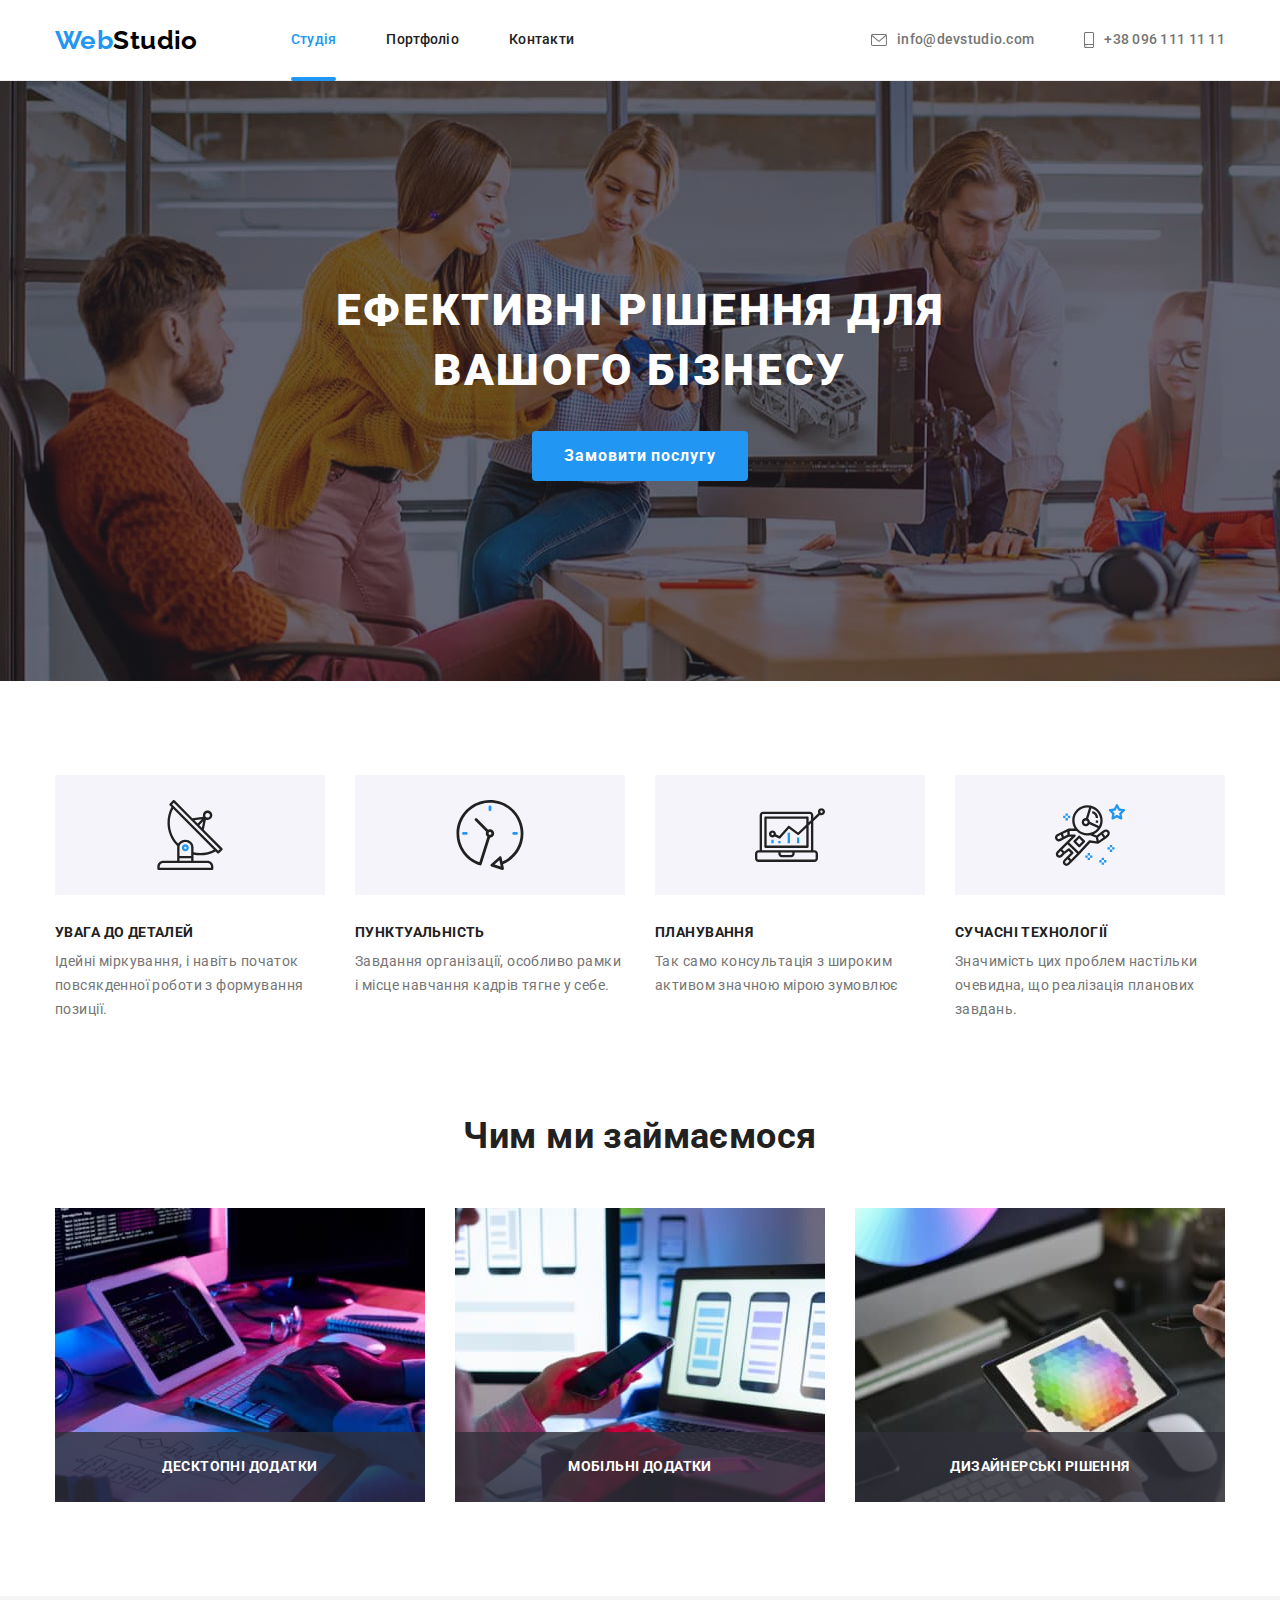
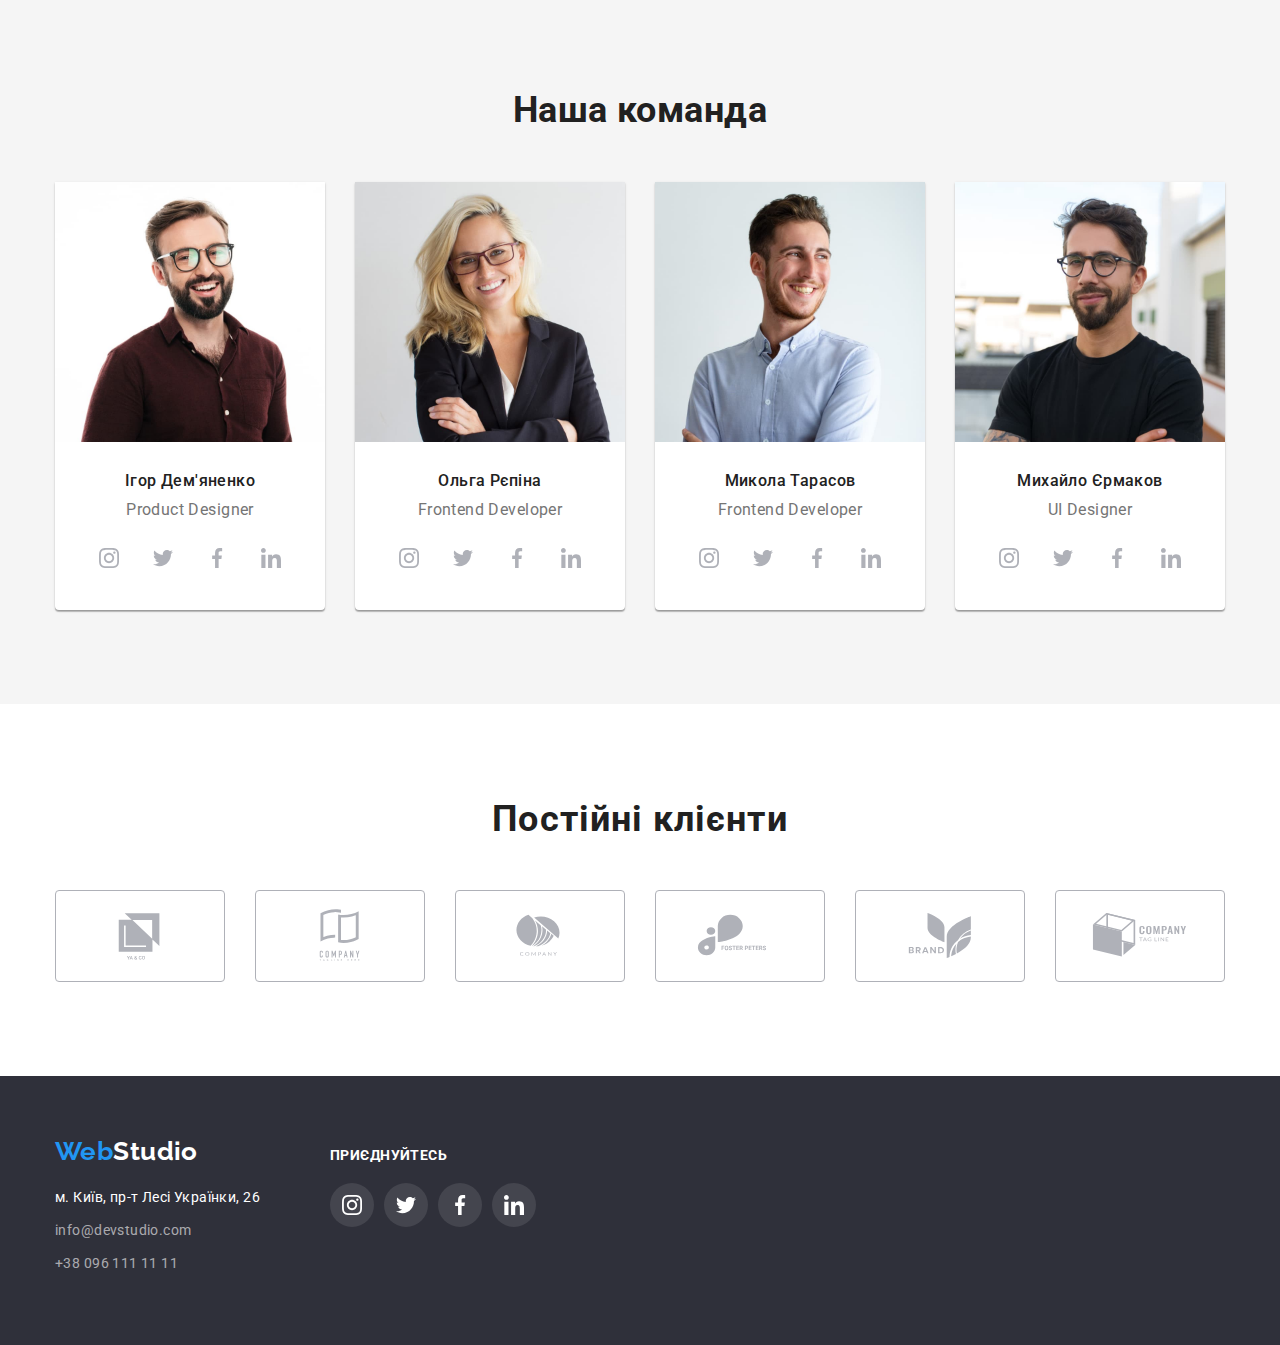
<file: index.html>
<!DOCTYPE html>
<html lang="uk">
  <head>
    <meta charset="UTF-8" />
    <meta http-equiv="X-UA-Compatible" content="IE=edge" />
    <meta name="viewport" content="width=device-width, initial-scale=1.0" />
    <title>Document</title>
    <link rel="preconnect" href="https://fonts.googleapis.com" />
    <link rel="preconnect" href="https://fonts.gstatic.com" crossorigin />
    <link
      href="https://fonts.googleapis.com/css2?family=Raleway:wght@700&family=Roboto:wght@400;500;700;900&display=swap"
      rel="stylesheet"
    />
    <link
      rel="stylesheet"
      href="https://cdn.jsdelivr.net/npm/modern-normalize@1.1.0/modern-normalize.min.css"
    />
    <link rel="stylesheet" href="./css/styles.css" />
  </head>
  <!-- Шапка-->
  <body>
    <header class="page-header">
      <div class="container page-header-container">
        <nav class="page-navigation">
          <a class="logo link" href=""><span class="accent">Web</span>Studio </a>
          <ul class="menu list">
            <li class="menu-item">
              <a href="#" class="menu-link current link">Студія</a>
            </li>
            <li class="menu-item">
              <a href="./portfolio.html" class="menu-link link">Портфоліо</a>
            </li>
            <li class="menu-item">
              <a href="#" class="menu-link link">Контакти</a>
            </li>
          </ul>
        </nav>
        <ul class="contact list">
          <li class="menu-item">
            <a class="contact-mail link" href="mailto:info@devstudio.com">
              <svg class="icon-envelope">
                <use href="./images/sprite.svg#icon-envelope"></use>
              </svg>
              info@devstudio.com</a
            >
          </li>
          <li class="menu-item">
            <a class="contact-phone-number link" href="tel:+380961111111">
              <svg class="smartphone">
                <use href="./images/sprite.svg#icon-smartphone"></use>
              </svg>

              +38 096 111 11 11</a
            >
          </li>
        </ul>
      </div>
    </header>

    <!-- Hero -->
    <main>
      <section class="hero">
        <h1 class="hero-title">Ефективні рішення для вашого бізнесу</h1>
        <button type="button" class="button" data-modal-open>Замовити послугу</button>
      </section>

      <!-- Особливості -->

      <section class="section">
        <div class="container page-header-container">
          <h2 class="section-title visually-hidden">Наші переваги</h2>
          <ul class="benefit-list list">
            <li class="elements">
              <div class="antenna-box">
                <svg class="antenna-icon"><use href="./images/sprite.svg#icon-antenna"></use></svg>
              </div>
              <h3 class="title">УВАГА ДО ДЕТАЛЕЙ</h3>
              <p class="text">
                Ідейні міркування, і навіть початок повсякденної роботи з формування позиції.
              </p>
            </li>
            <li class="elements">
              <div class="antenna-box">
                <svg class="antenna-icon"><use href="./images/sprite.svg#icon-clock"></use></svg>
              </div>
              <h3 class="title">ПУНКТУАЛЬНІСТЬ</h3>
              <p class="text">
                Завдання організації, особливо рамки і місце навчання кадрів тягне у себе.
              </p>
            </li>

            <li class="elements">
              <div class="antenna-box">
                <svg class="antenna-icon"><use href="./images/sprite.svg#icon-diagram"></use></svg>
              </div>

              <h3 class="title">ПЛАНУВАННЯ</h3>
              <p class="text">Так само консультація з широким активом значною мірою зумовлює</p>
            </li>

            <li class="elements">
              <div class="antenna-box">
                <svg class="antenna-icon">
                  <use href="./images/sprite.svg#icon-astronaut"></use>
                </svg>
              </div>
              <h3 class="title">СУЧАСНІ ТЕХНОЛОГІЇ</h3>
              <p class="text">
                Значимість цих проблем настільки очевидна, що реалізація планових завдань.
              </p>
            </li>
          </ul>
        </div>
      </section>

      <!-- Чим ми займаємося -->

      <section class="section-title-page">
        <div class="container page-header-containe">
          <h2 class="section-title">Чим ми займаємося</h2>
          <ul class="foto-item list">
            <li class="foto-elements">
              <div class="foto-img">
                <img src="./images/box1(2).jpg" alt="Людина працює за комп'ютером" width="370" />
                <p class="overley-img">Десктопні додатки</p>
              </div>
            </li>
            <li>
              <div class="foto-img">
                <img
                  src="./images/box2.jpg"
                  alt="Людина працює за комп'ютером і телефоном"
                  width="370"
                />
                <p class="overley-img">Мобільні додатки</p>
              </div>
            </li>
            <li>
              <div class="foto-img">
                <img src="./images/box3.jpg" alt="Людина працює за планшетом" width="370" />
                <p class="overley-img">Дизайнерські рішення</p>
              </div>
            </li>
          </ul>
        </div>
      </section>

      <!-- Наша команда -->

      <section class="section team">
        <div class="container page-header-containe">
          <h2 class="section-title">Наша команда</h2>
          <ul class="team-list list">
            <li class="imagene-fone">
              <img src="./images/img.jpg" alt="Усміхнений хлопець в окулярах" width="270" />
              <div class="teamlist">
                <h3 class="title-page">Ігор Дем'яненко</h3>
                <p class="text-page">Product Designer</p>
                <ul class="social-list list">
                  <li class="social-list-item">
                    <a href="" class="social-list-link">
                      <svg class="social-list-icon">
                        <use href="./images/sprite.svg#icon-instagram"></use>
                      </svg>
                    </a>
                  </li>

                  <li class="social-list-item">
                    <a href="" class="social-list-link">
                      <svg class="social-list-icon">
                        <use href="./images/sprite.svg#icon-twitter"></use>
                      </svg>
                    </a>
                  </li>

                  <li class="social-list-item">
                    <a href="" class="social-list-link">
                      <svg class="social-list-icon">
                        <use href="./images/sprite.svg#icon-facebook"></use>
                      </svg>
                    </a>
                  </li>

                  <li class="social-list-item">
                    <a href="" class="social-list-link">
                      <svg class="social-list-icon">
                        <use href="./images/sprite.svg#icon-linkedin"></use>
                      </svg>
                    </a>
                  </li>
                </ul>
              </div>
            </li>

            <li class="imagene-fone">
              <img src="./images/img1.jpg" alt="Усміхнена дівчина в окулярах" width="270" />
              <div class="teamlist">
                <h3 class="title-page">Ольга Рєпіна</h3>
                <p class="text-page">Frontend Developer</p>

                <ul class="social-list list">
                  <li class="social-list-item">
                    <a href="" class="social-list-link">
                      <svg class="social-list-icon">
                        <use href="./images/sprite.svg#icon-instagram"></use>
                      </svg>
                    </a>
                  </li>

                  <li class="social-list-item">
                    <a href="" class="social-list-link">
                      <svg class="social-list-icon">
                        <use href="./images/sprite.svg#icon-twitter"></use>
                      </svg>
                    </a>
                  </li>

                  <li class="social-list-item">
                    <a href="" class="social-list-link">
                      <svg class="social-list-icon">
                        <use href="./images/sprite.svg#icon-facebook"></use>
                      </svg>
                    </a>
                  </li>

                  <li class="social-list-item">
                    <a href="" class="social-list-link">
                      <svg class="social-list-icon">
                        <use href="./images/sprite.svg#icon-linkedin"></use>
                      </svg>
                    </a>
                  </li>
                </ul>
              </div>
            </li>

            <li class="imagene-fone">
              <img src="./images/img2.jpg" alt="Усміхнений хлопець" width="270" />
              <div class="teamlist">
                <h3 class="title-page">Микола Тарасов</h3>
                <p class="text-page">Frontend Developer</p>
                <ul class="social-list list">
                  <li class="social-list-item">
                    <a href="" class="social-list-link">
                      <svg class="social-list-icon">
                        <use href="./images/sprite.svg#icon-instagram"></use>
                      </svg>
                    </a>
                  </li>

                  <li class="social-list-item">
                    <a href="" class="social-list-link">
                      <svg class="social-list-icon">
                        <use href="./images/sprite.svg#icon-twitter"></use>
                      </svg>
                    </a>
                  </li>

                  <li class="social-list-item">
                    <a href="" class="social-list-link">
                      <svg class="social-list-icon">
                        <use href="./images/sprite.svg#icon-facebook"></use>
                      </svg>
                    </a>
                  </li>

                  <li class="social-list-item">
                    <a href="" class="social-list-link">
                      <svg class="social-list-icon">
                        <use href="./images/sprite.svg#icon-linkedin"></use>
                      </svg>
                    </a>
                  </li>
                </ul>
              </div>
            </li>

            <li class="imagene-fone">
              <img src="./images/img3.jpg" alt="Усміхнений хлопець в окулярах" width="270" />
              <div class="teamlist">
                <h3 class="title-page">Михайло Єрмаков</h3>
                <p class="text-page">UI Designer</p>
                <ul class="social-list list">
                  <li class="social-list-item">
                    <a href="" class="social-list-link">
                      <svg class="social-list-icon">
                        <use href="./images/sprite.svg#icon-instagram"></use>
                      </svg>
                    </a>
                  </li>

                  <li class="social-list-item">
                    <a href="" class="social-list-link">
                      <svg class="social-list-icon">
                        <use href="./images/sprite.svg#icon-twitter"></use>
                      </svg>
                    </a>
                  </li>

                  <li class="social-list-item">
                    <a href="" class="social-list-link">
                      <svg class="social-list-icon">
                        <use href="./images/sprite.svg#icon-facebook"></use>
                      </svg>
                    </a>
                  </li>

                  <li class="social-list-item">
                    <a href="" class="social-list-link">
                      <svg class="social-list-icon">
                        <use href="./images/sprite.svg#icon-linkedin"></use>
                      </svg>
                    </a>
                  </li>
                </ul>
              </div>
            </li>
          </ul>
        </div>
      </section>
    </main>

    <!-- Постійні клієнти -->
    <section class="section">
      <div class="container">
        <h2 class="clients">Постійні клієнти</h2>
        <ul class="client">
          <li class="list">
            <a class="client-frame link" href="#">
              <svg class="logo-client">
                <use href="./images/sprite.svg#icon-Logo"></use>
              </svg>
            </a>
          </li>

          <li class="list">
            <a class="client-frame link" href="#">
              <svg class="logo-client">
                <use href="./images/sprite.svg#icon-Logo-1"></use>
              </svg>
            </a>
          </li>

          <li class="list">
            <a class="client-frame link" href="#">
              <svg class="logo-client">
                <use href="./images/sprite.svg#icon-Logo-2"></use>
              </svg>
            </a>
          </li>

          <li class="list">
            <a class="client-frame link" href="#">
              <svg class="logo-client">
                <use href="./images/sprite.svg#icon-Logo-3"></use>
              </svg>
            </a>
          </li>
          <li class="list">
            <a class="client-frame link" href="#">
              <svg class="logo-client">
                <use href="./images/sprite.svg#icon-Logo-4"></use>
              </svg>
            </a>
          </li>
          <li class="list">
            <a class="client-frame link" href="#">
              <svg class="logo-client">
                <use href="./images/sprite.svg#icon-Logo-5"></use>
              </svg>
            </a>
          </li>
        </ul>
      </div>
    </section>

    <!-- Footer -->

    <footer class="page-footer">
      <div class="container social-page">
        <div class="social-footer">
          <a class="logo-footer link" href=""><span class="accent">Web</span>Studio </a>
          <address class="adrees-page">
            <ul class="list">
              <li class="page-contact">
                <a
                  class="adrees-footer link"
                  href="https://goo.gl/maps/CPtrU1FHBa2aNyZL9"
                  target="_blank"
                  rel="noopener noreferrer nofollow"
                  >м. Київ, пр-т Лесі Українки, 26</a
                >
              </li>

              <li class="page-contact">
                <a class="contact-footer link" href="mailto:info@devstudio.com"
                  >info@devstudio.com</a
                >
              </li>

              <li class="page-contact">
                <a class="contact-footer link" href="tel:+380961111111">+38 096 111 11 11</a>
              </li>
            </ul>
          </address>
        </div>

        <!-- ПРИЄДНУЙТЕСЬ-->

        <div class="social-list-page">
          <b class="titlepage">ПРИЄДНУЙТЕСЬ</b>
          <ul class="social-list-focus list">
            <li class="social-list-item">
              <a href="" class="social-list-adress">
                <svg class="social-list-icons">
                  <use href="./images/sprite.svg#icon-instagram"></use>
                </svg>
              </a>
            </li>

            <li class="social-list-item">
              <a href="" class="social-list-adress">
                <svg class="social-list-icons">
                  <use href="./images/sprite.svg#icon-twitter"></use>
                </svg>
              </a>
            </li>

            <li class="social-list-item">
              <a href="" class="social-list-adress">
                <svg class="social-list-icons">
                  <use href="./images/sprite.svg#icon-facebook"></use>
                </svg>
              </a>
            </li>

            <li class="social-list-item">
              <a href="" class="social-list-adress">
                <svg class="social-list-icons">
                  <use href="./images/sprite.svg#icon-linkedin"></use>
                </svg>
              </a>
            </li>
          </ul>
        </div>
      </div>
    </footer>
    <div class="backdrop is-hidden" data-modal>
      <div class="modal">
        <button type="button" class="modal-close-btn" data-modal-close>
          <svg class="model-close-icon" width="18" height="18">
            <use href="./images/sprite.svg#icon-close-black"></use>
          </svg>
        </button>
      </div>
    </div>
    <script src="./js/modal.js"></script>
  </body>
</html>
</file>
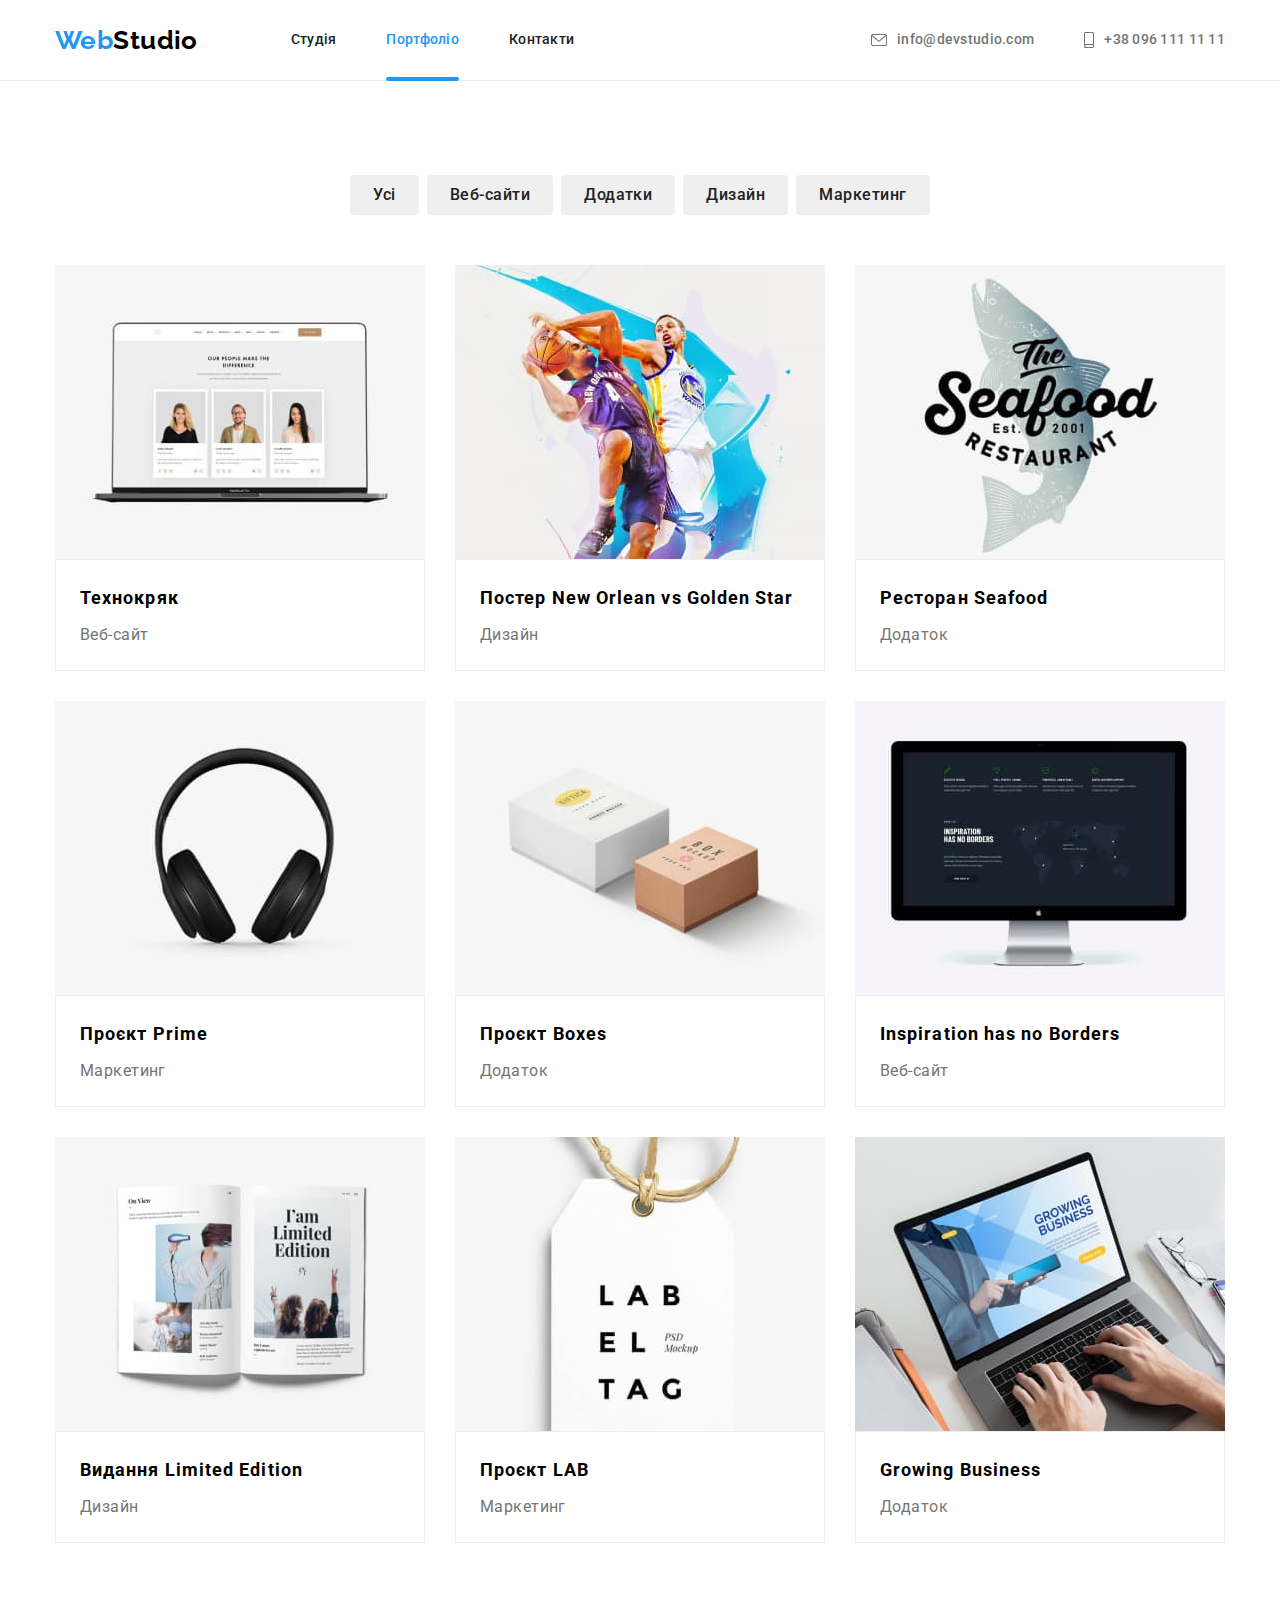
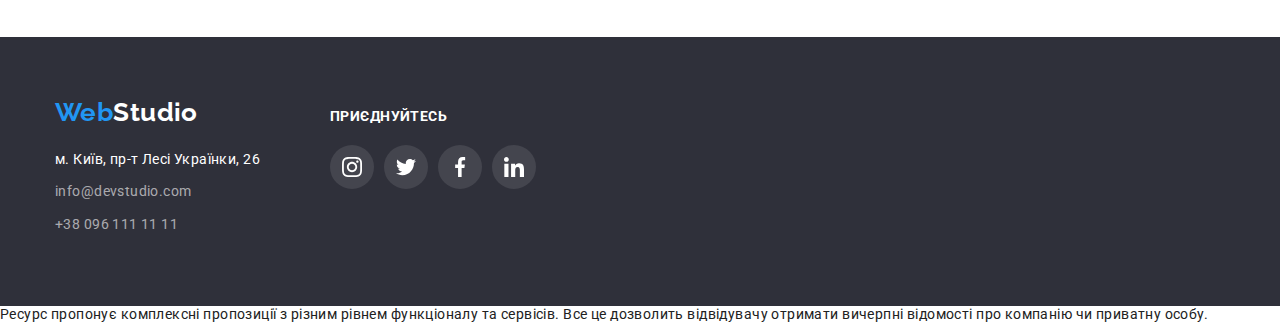
<file: portfolio.html>
<!DOCTYPE html>
<html lang="uk">
  <head>
    <meta charset="UTF-8" />
    <meta http-equiv="X-UA-Compatible" content="IE=edge" />
    <meta name="viewport" content="width=device-width, initial-scale=1.0" />
    <title>Document</title>
    <link rel="preconnect" href="https://fonts.googleapis.com" />
    <link rel="preconnect" href="https://fonts.gstatic.com" crossorigin />
    <link
      href="https://fonts.googleapis.com/css2?family=Raleway:wght@700&family=Roboto:wght@400;500;700;900&display=swap"
      rel="stylesheet"
    />
    <link
      rel="stylesheet"
      href="https://cdn.jsdelivr.net/npm/modern-normalize@1.1.0/modern-normalize.min.css"
    />

    <link rel="stylesheet" href="./css/styles.css" />
  </head>
  <body>
    <header class="page-header">
      <div class="container page-header-container">
        <nav class="page-navigation">
          <a class="logo link" href="./index.html"><span class="accent">Web</span>Studio </a>
          <ul class="menu list">
            <li class="menu-item">
              <a href="./index.html" class="menu-link link">Студія</a>
            </li>
            <li class="menu-item">
              <a href="#" class="menu-link link current">Портфоліо</a>
            </li>
            <li class="menu-item">
              <a href="#" class="menu-link link">Контакти</a>
            </li>
          </ul>
        </nav>
        <ul class="contact list">
          <li class="menu-item">
            <a class="contact-mail link" href="mailto:info@devstudio.com">
              <svg class="icon-envelope">
                <use href="./images/sprite.svg#icon-envelope"></use>
              </svg>
              info@devstudio.com</a
            >
          </li>
          <li class="menu-item">
            <a class="contact-phone-number link" href="tel:+380961111111">
              <svg class="smartphone">
                <use href="./images/sprite.svg#icon-smartphone"></use>
              </svg>

              +38 096 111 11 11</a
            >
          </li>
        </ul>
      </div>
    </header>

    <main>
      <section class="flex-section">
        <div class="container">
          <h1 class="visually-hidden">Портфоліо</h1>
          <ul class="page-main list">
            <li class="ikons"><button type="button" class="pagemain">Усі</button></li>
            <li class="ikons"><button type="button" class="pagemain">Веб-сайти</button></li>
            <li class="ikons"><button type="button" class="pagemain">Додатки</button></li>
            <li class="ikons"><button type="button" class="pagemain">Дизайн</button></li>
            <li class="ikons"><button type="button" class="pagemain">Маркетинг</button></li>
          </ul>
        </div>

        <div class="container">
          <ul class="flex-container list">
            <li class="portfolio-foto">
              <a href="" class="pageflex">
                <div class="team-list-img">
                  <img src="./images/img(5).jpg" alt="Ноутбук" width="370" />
                  <p class="overlay">
                    Ресурс пропонує комплексні пропозиції з різним рівнем функціоналу та сервісів.
                    Все це дозволить відвідувачу отримати вичерпні відомості про компанію чи
                    приватну особу.
                  </p>
                </div>
                <div class="flex-element">
                  <h2 class="pagetest">Технокряк</h2>
                  <p class="pagelist">Веб-сайт</p>
                </div>
              </a>
            </li>

            <li class="portfolio-foto">
              <a href="" class="pageflex">
                <div class="team-list-img">
                  <img src="./images/img(6).jpg" alt="Люди з м'ячем" width="370" />
                  <p class="overlay">
                    Ресурс пропонує комплексні пропозиції з різним рівнем функціоналу та сервісів.
                    Все це дозволить відвідувачу отримати вичерпні відомості про компанію чи
                    приватну особу.
                  </p>
                </div>
                <div class="flex-element">
                  <h2 class="pagetest">Постер New Orlean vs Golden Star</h2>
                  <p class="pagelist">Дизайн</p>
                </div>
              </a>
            </li>

            <li class="portfolio-foto">
              <a href="" class="pageflex">
                <div class="team-list-img">
                  <img src="./images/img(7).jpg" alt="Еблема" width="370" />
                  <p class="overlay">
                    Ресурс пропонує комплексні пропозиції з різним рівнем функціоналу та сервісів.
                    Все це дозволить відвідувачу отримати вичерпні відомості про компанію чи
                    приватну особу.
                  </p>
                </div>
                <div class="flex-element">
                  <h2 class="pagetest">Ресторан Seafood</h2>
                  <p class="pagelist">Додаток</p>
                </div>
              </a>
            </li>

            <li class="portfolio-foto">
              <a href="" class="pageflex">
                <div class="team-list-img">
                  <img src="./images/img(8).jpg" alt="Навушники" width="370" />
                  <p class="overlay">
                    Ресурс пропонує комплексні пропозиції з різним рівнем функціоналу та сервісів.
                    Все це дозволить відвідувачу отримати вичерпні відомості про компанію чи
                    приватну особу.
                  </p>
                </div>
                <div class="flex-element">
                  <h2 class="pagetest">Проєкт Prime</h2>
                  <p class="pagelist">Маркетинг</p>
                </div>
              </a>
            </li>

            <li class="portfolio-foto">
              <a href="" class="pageflex">
                <div class="team-list-img">
                  <img src="./images/img(9).jpg" alt="Коробочки" width="370" />
                  <p class="overlay">
                    Ресурс пропонує комплексні пропозиції з різним рівнем функціоналу та сервісів.
                    Все це дозволить відвідувачу отримати вичерпні відомості про компанію чи
                    приватну особу.
                  </p>
                </div>
                <div class="flex-element">
                  <h2 class="pagetest">Проєкт Boxes</h2>
                  <p class="pagelist">Додаток</p>
                </div>
              </a>
            </li>

            <li class="portfolio-foto">
              <a href="" class="pageflex">
                <div class="team-list-img">
                  <img src=".//images/img(10).jpg" alt="Монітор" width="370" />
                  <p class="overlay">
                    Ресурс пропонує комплексні пропозиції з різним рівнем функціоналу та сервісів.
                    Все це дозволить відвідувачу отримати вичерпні відомості про компанію чи
                    приватну особу.
                  </p>
                </div>
                <div class="flex-element">
                  <h2 class="pagetest">Inspiration has no Borders</h2>
                  <p class="pagelist">Веб-сайт</p>
                </div>
              </a>
            </li>

            <li class="portfolio-foto">
              <a href="" class="pageflex">
                <div class="team-list-img">
                  <img src="./images/img(11).jpg" alt="Книжка" width="370" />
                  <p class="overlay">
                    Ресурс пропонує комплексні пропозиції з різним рівнем функціоналу та сервісів.
                    Все це дозволить відвідувачу отримати вичерпні відомості про компанію чи
                    приватну особу.
                  </p>
                </div>
                <div class="flex-element">
                  <h2 class="pagetest">Видання Limited Edition</h2>
                  <p class="pagelist">Дизайн</p>
                </div>
              </a>
            </li>

            <li class="portfolio-foto">
              <a href="" class="pageflex">
                <div class="team-list-img">
                  <img src="./images/img(12).jpg" alt="Бізнес" width="370" />
                  <p class="overlay">
                    Ресурс пропонує комплексні пропозиції з різним рівнем функціоналу та сервісів.
                    Все це дозволить відвідувачу отримати вичерпні відомості про компанію чи
                    приватну особу.
                  </p>
                </div>
                <div class="flex-element">
                  <h2 class="pagetest">Проєкт LAB</h2>
                  <p class="pagelist">Маркетинг</p>
                </div>
              </a>
            </li>

            <li class="portfolio-foto">
              <a href="" class="pageflex">
                <div class="team-list-img">
                  <img src="./images/img(13).jpg" alt="Людина працює за ноутбук" width="370" />
                  <p class="overlay">
                    Ресурс пропонує комплексні пропозиції з різним рівнем функціоналу та сервісів.
                    Все це дозволить відвідувачу отримати вичерпні відомості про компанію чи
                    приватну особу.
                  </p>
                </div>
                <div class="flex-element">
                  <h2 class="pagetest">Growing Business</h2>
                  <p class="pagelist">Додаток</p>
                </div>
              </a>
            </li>
          </ul>
        </div>
      </section>
    </main>

    <!-- Footer -->

    <footer class="page-footer">
      <div class="container social-page">
        <div class="social-footer">
          <a class="logo-footer link" href=""><span class="accent">Web</span>Studio </a>
          <address class="adrees-page">
            <ul class="list">
              <li class="page-contact">
                <a
                  class="adrees-footer link"
                  href="https://goo.gl/maps/CPtrU1FHBa2aNyZL9"
                  target="_blank"
                  rel="noopener noreferrer nofollow"
                  >м. Київ, пр-т Лесі Українки, 26</a
                >
              </li>

              <li class="page-contact">
                <a class="contact-footer link" href="mailto:info@devstudio.com"
                  >info@devstudio.com</a
                >
              </li>

              <li class="page-contact">
                <a class="contact-footer link" href="tel:+380961111111">+38 096 111 11 11</a>
              </li>
            </ul>
          </address>
        </div>

        <!-- ПРИЄДНУЙТЕСЬ-->

        <div class="social-list-page">
          <h2 class="titlepage">ПРИЄДНУЙТЕСЬ</h2>
          <ul class="social-list-focus list">
            <li class="social-list-item">
              <a href="" class="social-list-adress">
                <svg class="social-list-icons">
                  <use href="./images/sprite.svg#icon-instagram"></use>
                </svg>
              </a>
            </li>

            <li class="social-list-item">
              <a href="" class="social-list-adress">
                <svg class="social-list-icons">
                  <use href="./images/sprite.svg#icon-twitter"></use>
                </svg>
              </a>
            </li>

            <li class="social-list-item">
              <a href="" class="social-list-adress">
                <svg class="social-list-icons">
                  <use href="./images/sprite.svg#icon-facebook"></use>
                </svg>
              </a>
            </li>

            <li class="social-list-item">
              <a href="" class="social-list-adress">
                <svg class="social-list-icons">
                  <use href="./images/sprite.svg#icon-linkedin"></use>
                </svg>
              </a>
            </li>
          </ul>
        </div>
      </div>
    </footer>
  </body>
</html>

Ресурс пропонує комплексні пропозиції з різним рівнем функціоналу та сервісів. Все це дозволить
відвідувачу отримати вичерпні відомості про компанію чи приватну особу.
</file>
<file: css/styles.css>
:root{
    --primary-font: 'Roboto';sans-serif;
    --secondary-font: 'Raleway';sans-serif;
    --accent-color:#2196F3;
    --primary-text-color:#212121;
    --secondary-text-color:#757575;
    --logo-color:#000000;
    --hero-title-color:#FFFFFF;
    --background-dar-color:#2f303a;
    --background-cloudy-color:#F5F5F5;
    --contacts-color:rgba(255, 255, 255, 0.6);
}

h1,
h2,
h3,
h4,
p{
    margin-top: 0;
    margin-bottom: 0;
}
ul,ol{
    margin-top: 0;
    margin-bottom: 0;
    padding-left: 0;
}
.link {
    text-decoration: none;
}

.list {
    list-style: none;
}

 img {
    display: block;
    max-width: 100%;
    height: auto;
    }

button {
    font-family: inherit;
    cursor: pointer;
}

body {
    font-family: var(--primary-font);
    font-size: 14px;
    letter-spacing: 0.03em;
    background-color:var(--hero-title-color);
    color: var(--primary-text-color);
}

/* Шапка */

.container{
    width: 1200px;
    margin-left: auto;
    margin-right: auto;
    padding-left: 15px;
    padding-right: 15px;
}
.page-header{
    border-bottom: 1px solid #ECECEC;
}
.page-header-container{
        display: flex;
       }

.page-navigation{
    display: flex;
    align-items: center;
}
.menu {
    display: flex;
    column-gap: 50px;
 }

.icon-envelope{
    width: 16px;
    height: 12px;
    margin-right: 10px;
    fill: currentColor;
}
.smartphone{
    width: 10px;
    height: 16px;
    margin-right: 10px;
    fill: currentColor;
}

.contact {
    display: flex;
    margin-left: auto; 
    align-items: center;
}
.contact-phone-number{
    margin-left: 50px;
     
}
.logo{
    font-family: var(--secondary-font);
        font-weight: 700;
        font-size: 26px;
        line-height: 1.19;
        margin-right: 93px;
         color:var(--logo-color);
    }
.accent{
    color:var(--accent-color);
}
    
.menu .link {
    display: block;
    padding-top: 32px;
    padding-bottom: 32px;

     font-weight: 500;
     font-size: 14px;

     line-height: 1.14;
     letter-spacing: 0.02em;
color:var(--primary-text-color);
position: relative;
transition: color 250ms cubic-bezier(0.4, 0, 0.2, 1);
}


.menu .current::after {
    position: absolute;
    content: "";
    display: block;
    width: 100%;
    height: 4px;
    left: 0;
    bottom: -1px;
    
    margin-top: 28px;
    background-color: #2196F3;
    border-radius: 2px;
}


.menu-link:hover,
.menu-link:focus{
   color:var(--accent-color);
}

.menu-link.current{
     color:var(--accent-color);
}
.contact-mail{
        font-style: normal;
        font-weight: 500;
        display: flex;
        align-items: center;
        line-height: 1.14;
        letter-spacing: 0.02em;
        color: var(--secondary-text-color);
       transition: color 250ms cubic-bezier(0.4, 0, 0.2, 1);
    }
.contact-mail:hover,
.contact-mail:focus{
color:var(--accent-color);
}

.contact-phone-number{
        font-style: normal;
        font-weight: 500;
        display: flex;
        align-items: center;
        line-height: 1.14;
        letter-spacing: 0.02em;
        color:var(--secondary-text-color);
}
.contact-phone-number:hover,
.contact-phone-number:focus{
  color: var(--accent-color);
}

/* hero */

.hero {
    padding-top: 200px;
    padding-bottom: 200px;
    max-width: 1600px;
    margin-left: auto;
    margin-right: auto;
    background-color:#C4C4C4;
    background-image:linear-gradient(rgba(47, 48, 58, 0.4),rgba(47, 48, 58, 0.4)),
     url(../images/img16.jpg);
    text-align: center;
     background-size: cover;
    
}
.hero-title {
    width: 696px;
    margin-left: auto;
    margin-right: auto;
    margin-top: 0;
    margin-bottom: 30px;
    font-weight: 900;
    font-size: 44px;
     line-height: 1.36;
    letter-spacing: 0.06em;
    text-transform: uppercase;
    color: var(--hero-title-color);
}
/* Button */

.button {

background-color:var(--accent-color);
color: var(--hero-title-color);
}
.button {
    border: none;
       border-radius: 4px;
       padding: 10px 32px;
       font-family: var(--primary-font);
        font-weight: 700;
        font-size: 16px;
        line-height: 1.87;
    
        letter-spacing: 0.06em;
        color:var(--hero-title-color);
       
      }

/* Особливості*/

.section-container{
    display: flex;
}

.section{
    padding-top: 94px;
    padding-bottom: 94px;
 }
.benefit-list{
    display: flex;
    column-gap: 30;
}
.benefit-list .title{
    margin-bottom: 10px;
}

.benefit-list .text,
.team-list .text{
    coior:var(--secondary-text-color);
}
.elements {
    margin-right: 30px;
    column-gap: 30px;
}
.visually-hidden {
    position: absolute;
    white-space: nowrap;
    width: 1px;
    height: 1px;
    overflow: hidden;
    border: 0;
    padding: 0;
    clip: rect(0 0 0 0);
    clip-path: inset(50%);
    margin: -1px;
}
.antenna-box{
    display: flex;
    margin-bottom: 30px;
    width: 270px;
    height: 120px;
    justify-content: center;
    align-items: center;
    gap: 30px;
    background-color: #F5F4FA;
}

.antenna-icon{
    width: 70px;
    height: 70px;
    justify-content: center;
    align-items: center;
}

/*  Чим ми займаємося*/

.section-title-page{
    padding-top: 0;
}

.foto-elements{
    flex-basis: calc((100% - 60px) / 3);
}

.section-title{
    margin-bottom: 50px;
    font-weight: 700;
    font-size: 36px;
    line-height: 1.16;
    text-align: center;
}
.foto-item{
    display: flex;
    padding-bottom: 94px;
    column-gap: 30px;
}
   
 .title{
    font-weight: 700;
    font-size: 14px;
    line-height: 1.14;
    text-transform: uppercase;   
 }

 .text{
        line-height: 1.71;
        color: var(--secondary-text-color);
 }  
.foto-img{
    position: relative;
}
 .overley-img{
     position: absolute;
     left: 0;
     bottom: 0;
     height: 70px;
     width: 370px;
     background-color:  rgba(47, 48, 58, 0.8);
     display: flex;
     align-items: center;
     justify-content: center;

    font-family: var(--primary-font);
    font-weight: 700;
    font-size: 14px;
    line-height: 1.14;
    letter-spacing: 0.03em;
    text-transform: uppercase;
    color:var(--hero-title-color);
}

/* Наша команда */

.team-list{
    display: flex;
    column-gap: 30px;
}

.imagene-fone{
    flex-basis: calc((100% - 90px) / 4);
    border-radius: 0px 0px 4px 4px;
    background-color: var(--hero-title-color);
    box-shadow: 0px 1px 3px rgba(0, 0, 0, 0.12), 0px 1px 1px
 rgba(0, 0, 0, 0.14), 0px 2px 1px rgba(0, 0, 0, 0.2);

}

.team {
    background-color: var(--background-cloudy-color);
}

.title-page{
   margin-bottom: 10px;
        font-weight: 500;
        font-size: 16px;
        line-height: 1.18;
         text-align: center;
        }

.text-page{
   
         font-size: 16px;
        line-height: 1.18;
        text-align: center;
        margin-bottom: 16px;
         color: var(--secondary-text-color);

}
.teamlist{
    padding-bottom: 30px;
    padding-top: 30px;
}

.social-list-icon{
    width: 20px;
    height: 20px;
    fill: #AFB1B8;
}
.social-list{
    display: flex;
    justify-content: center;
    column-gap: 10px;
}
.social-list-link{
    display: flex;
    justify-content: center;
    align-items: center;
    width: 44px;
    height: 44px;
    border-radius: 50%;
    background-color:var(--hero-title-color);
    transition: background-color 250ms cubic-bezier(0.4, 0, 0.2, 1), color 250ms cubic-bezier(0.4, 0, 0.2, 1);
}
.social-list-link:hover,
.social-list-link:focus{
    background-color:var(--accent-color);
}
.social-list-link:hover .social-list-icon,
.social-list-link:focus .social-list-icon {
    fill: var(--hero-title-color);
}

/* Постійні клієнти */

.client{
    display: flex;
        align-content: center;
        justify-content: center;
        gap: 30px;
    }

.clients{
    font-family:var(--primary-font);
        font-weight: 700;
        font-size: 36px;
        line-height: 42px;
        text-align: center;
        letter-spacing: 0.03em;
         margin-bottom: 50px;
        color: var(--primary-text-color);
}

.logo-client{
    width: 106px;
        height: 60px;
       fill: #AFB1B8;;
        fill: currentColor;
}

.client-frame{
        display: flex;
        width: 170px;
        height: 92px;
        align-items: center;
        justify-content: center;
        border-radius: 4px;
        border: 1px solid #AFB1B8;
        color: #AFB1B8;
        transition: color 250ms cubic-bezier(0.4, 0, 0.2, 1), border 250ms cubic-bezier(0.4, 0, 0.2, 1);

}
.client-frame:hover,
.client-frame:focus{
border: 1px solid var(--accent-color);
color: var(--accent-color);
}


/* Приєднуйтесь */

.social-list-page{

    width: 206px;
    height: 80px;
    margin-left: 70px;
}

.titlepage{
    font-family: var(--primary-font);
        font-weight: 700;
        font-size: 14px;
        line-height:1.14;
        letter-spacing: 0.03em;
        text-transform: uppercase;
         color: var(--hero-title-color);
}

.social-page{
    display: flex;
align-items: baseline;
}

.social-list-focus{
    display: flex;
    margin-top: 20px;
    gap: 10px;
}

.social-list-adress{
    display: flex;
    justify-content: center;
    align-items: center;
    width: 44px;
    height: 44px;
    border-radius: 50%;
    fill:var(--accent-color);
    background:rgba(255, 255, 255, 0.1);
    color:var(--hero-title-color);
    transition: background-color 250ms cubic-bezier(0.4, 0, 0.2, 1);
}

.social-list-adress:hover,
.social-list-adress:focus{
    background-color: var(--accent-color);
    color: var(--hero-title-color);
}

.social-list-icons{
    width: 20px;
    height: 20px;
    fill:var(--hero-title-color) ;
}

/* Footer */
.page-footer{
    padding-top: 60px;
    padding-bottom: 60px;
    background-color: var(--background-dar-color);
}

.adrees-page {
    margin-top: 20px;
}

.logo-footer {
    font-family: var(--secondary-font);
    font-weight: 700;
    font-size: 26px;
    line-height: 1.19;
    color: var(--hero-title-color);
}

.adrees-footer{
        margin-top: 20px;
        font-style: normal;
        font-weight: 400;
        line-height: 1.71;
         color: var(--hero-title-color);
}

.page-contact{
    margin-bottom: 9px;
}

.contact-footer{
        margin-top: 9px;
        font-style: normal;
        font-weight: 400;
        line-height: 1.71;
         color: var(--contacts-color);
}

.contact-footer:hover,
.contact-footer:focus{
        color:var(--accent-color); 
        font-weight: 500;
        font-size: 16px;
        line-height: 1.62;
        text-align: center;
        }

.pagemain:hover,
.pagemain:focus{
    background-color:var(--accent-color);
color: var(--background-cloudy-color);
     }

.pagetest{
        font-weight: 700;
        font-size: 18px;
        line-height: 2;
        letter-spacing: 0.06em;
      margin-bottom: 4px;
      color: #000;
     }

.pagelist{
        font-size: 16px;
        line-height: 1.87;
         color: var(--secondary-text-color);
    } 
    
/* Portfolio */

.flex-container{
    display: flex;
    flex-wrap: wrap;
    gap: 30px;
    flex-basis: calc((100% - 60px) / 3);

}
.flex-section{
    padding-bottom: 94px;
    margin-top: 94px;


}

.ikons:hover,
.ikons:focus{
    box-shadow: 0px 3px 1px rgba(0, 0, 0, 0.1), 0px 1px 2px 
    rgba(0, 0, 0, 0.08), 0px 2px 2px rgba(0, 0, 0, 0.12);
}
.page-main{
    display: flex;
    justify-content: center;
    padding-bottom: 50px;
    column-gap: 8px;
   
}

.flex-element{
   padding: 20px 24px;
    border: 1px solid #EEEEEE
}
.pagemain{
    padding: 6px 22px;
    border: 1px solid transparent;
    border-radius: 4px;
    font-family: var(--primary-font);
        font-weight: 500;
        font-size: 16px;
        line-height: 1.62;
        text-align: center;
        letter-spacing: 0.03em;
         color:var(--primary-text-color);
        transition: color 250ms cubic-bezier(0.4, 0, 0.2, 1), box-shadow 250ms cubic-bezier(0.4, 0, 0.2, 1), background-color 250ms cubic-bezier(0.4, 0, 0.2, 1);
}

.pageflex{
    display: block;
    text-decoration: none;
transition: box-shadow 250ms cubic-bezier(0.4, 0, 0.2, 1);
}

.pageflex:hover,
.pageflex:focus{
    box-shadow: 0px 1px 1px rgba(0, 0, 0, 0.12),
        0px 4px 4px rgba(0, 0, 0, 0.06),
        1px 4px 6px rgba(0, 0, 0, 0.16);;
}

.team-list-img{
    position: relative;
    overflow: hidden;
}

.overlay{
    position: absolute;
    top: 0;
    left: 0;
    width: 100%;
    height: 100%;
    background-color:rgba(33, 150, 243, 0.9);
    padding-top: 63px;
    padding-bottom: 63px;
    padding-left: 24px;
    padding-right: 24px;
    overflow: auto;
    font-family: var(--primary-font);
    font-size: 18px;
    line-height: 1.55;
    letter-spacing: 0.03em;
    color:var(--hero-title-color);
    transform: translateY(100%);
    transition: transform 250ms cubic-bezier(0.4, 0, 0.2, 1);

}
.pageflex:hover .overlay,
.pageflex:focus .overlay{
    transform: translateY(0%);
}


/* Модальне вікно */

.backdrop{
    position: fixed;
    top: 0;
    left: 0;
    z-index: 100;
    width: 100%;
    height: 100%;
    background-color: rgba(0, 0, 0, 0.2);
    transition: opacity 500ms ease, visibility 500ms ease;

}

.backdrop.is-hidden{
    visibility: hidden;
    opacity: 0;
    pointer-events: none;
   
}
.modal{
    position: absolute;
    top: 50%;
    left: 50%;
    transform: translate(-50%,-50%);
    width: 528px;
    height: 580px;
    background-color: #FFFFFF;

}

.modal-close-btn{
    position: absolute;
    top: 8px;
    right: 8px;
    display: flex;
    align-items: center;
    justify-content: center;
    width: 30px;
    height: 30px;
    border-radius: 50%;
    background-color: transparent;
    border:  1px solid #303030;
    padding: 0;
}
</file>
